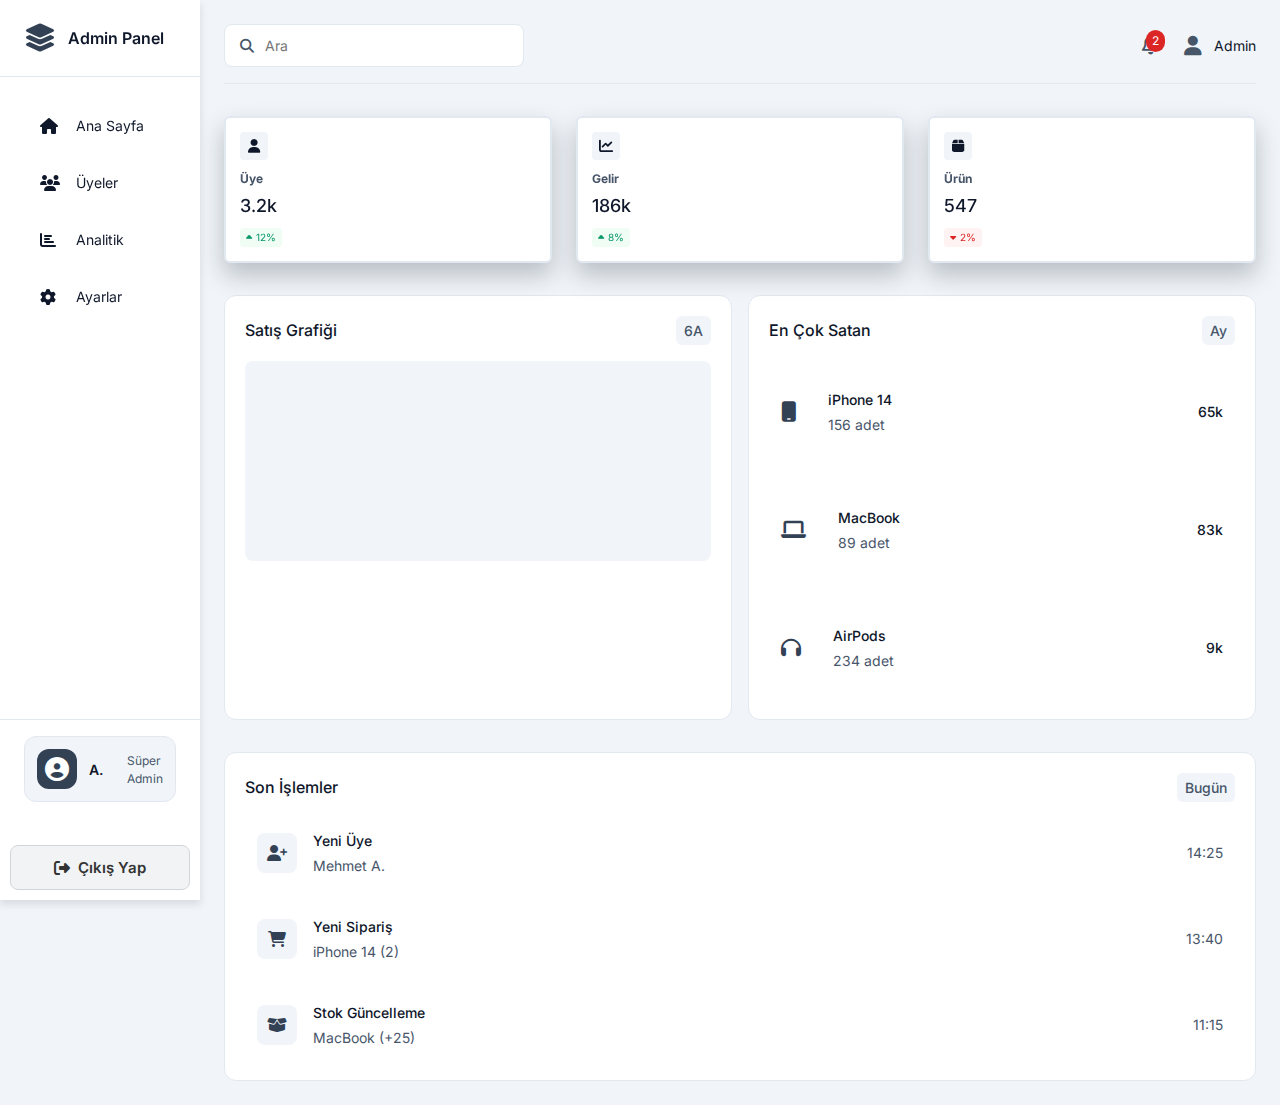
<file: admin-dashboard/index.html>
<!DOCTYPE html>
<html lang="tr">
<head>
    <meta charset="UTF-8">
    <meta name="viewport" content="width=device-width, initial-scale=1.0">
    <title>Ana Sayfa - Panel</title>
    <link rel="stylesheet" href="style.css">
    <link href="https://fonts.googleapis.com/css2?family=Inter:wght@300;400;500&display=swap" rel="stylesheet">
    <link rel="stylesheet" href="https://cdnjs.cloudflare.com/ajax/libs/font-awesome/6.4.0/css/all.min.css">
</head>
<body>
    <div class="container">
        <!-- Sidebar Include -->
        <div id="sidebar-container"></div>

        <main class="main-content">
            <header class="header">
                <div class="search-bar">
                    <input type="text" placeholder="Ara">
                    <i class="fas fa-search"></i>
                </div>
                <div class="user-info">
                    <div class="notifications">
                        <i class="far fa-bell"></i>
                        <span class="badge">2</span>
                    </div>
                    <div class="profile">
                        <i class="fas fa-user"></i>
                        <span>Admin</span>
                    </div>
                </div>
            </header>

            <div class="quick-stats">
                <div class="quick-stat-item">
                    <div class="stat-icon">
                        <i class="fas fa-user"></i>
                    </div>
                    <div class="stat-details">
                        <h4>Üye</h4>
                        <p>3.2k</p>
                        <span class="trend positive">
                            <i class="fas fa-caret-up"></i>12%
                        </span>
                    </div>
                </div>
                <div class="quick-stat-item">
                    <div class="stat-icon">
                        <i class="fas fa-chart-line"></i>
                    </div>
                    <div class="stat-details">
                        <h4>Gelir</h4>
                        <p>186k</p>
                        <span class="trend positive">
                            <i class="fas fa-caret-up"></i>8%
                        </span>
                    </div>
                </div>
                <div class="quick-stat-item">
                    <div class="stat-icon">
                        <i class="fas fa-box"></i>
                    </div>
                    <div class="stat-details">
                        <h4>Ürün</h4>
                        <p>547</p>
                        <span class="trend negative">
                            <i class="fas fa-caret-down"></i>2%
                        </span>
                    </div>
                </div>
            </div>

            <div class="charts-container">
                <div class="chart-card">
                    <h3>
                        Satış Grafiği
                        <span class="period">6A</span>
                    </h3>
                    <div class="chart-placeholder"></div>
                </div>
                <div class="chart-card">
                    <h3>
                        En Çok Satan
                        <span class="period">Ay</span>
                    </h3>
                    <div class="product-list">
                        <div class="product-item">
                            <i class="fas fa-mobile"></i>
                            <div class="product-info">
                                <h4>iPhone 14</h4>
                                <p>156 adet</p>
                            </div>
                            <span class="product-price">65k</span>
                        </div>
                        <div class="product-item">
                            <i class="fas fa-laptop"></i>
                            <div class="product-info">
                                <h4>MacBook</h4>
                                <p>89 adet</p>
                            </div>
                            <span class="product-price">83k</span>
                        </div>
                        <div class="product-item">
                            <i class="fas fa-headphones"></i>
                            <div class="product-info">
                                <h4>AirPods</h4>
                                <p>234 adet</p>
                            </div>
                            <span class="product-price">9k</span>
                        </div>
                    </div>
                </div>
            </div>

            <div class="activities-container">
                <h3>
                    Son İşlemler
                    <span class="period">Bugün</span>
                </h3>
                <div class="activity-list">
                    <div class="activity-item">
                        <div class="activity-icon">
                            <i class="fas fa-user-plus"></i>
                        </div>
                        <div class="activity-info">
                            <h4>Yeni Üye</h4>
                            <p>Mehmet A.</p>
                        </div>
                        <span class="activity-time">14:25</span>
                    </div>
                    <div class="activity-item">
                        <div class="activity-icon">
                            <i class="fas fa-shopping-cart"></i>
                        </div>
                        <div class="activity-info">
                            <h4>Yeni Sipariş</h4>
                            <p>iPhone 14 (2)</p>
                        </div>
                        <span class="activity-time">13:40</span>
                    </div>
                    <div class="activity-item">
                        <div class="activity-icon">
                            <i class="fas fa-box-open"></i>
                        </div>
                        <div class="activity-info">
                            <h4>Stok Güncelleme</h4>
                            <p>MacBook (+25)</p>
                        </div>
                        <span class="activity-time">11:15</span>
                    </div>
                </div>
            </div>

            <div class="content">
                <!-- Tüm header ve cards yapısı kaldırıldı -->
            </div>
        </main>
    </div>

    <!-- Düzenleme Modal -->
    <div class="edit-modal" id="editModal">
        <div class="edit-modal-content">
            <div class="edit-modal-header">
                <h2>Üye Düzenle</h2>
                <button class="edit-modal-close" onclick="closeEditModal()">×</button>
            </div>
            <form class="edit-form" id="editForm" onsubmit="saveChanges(event)">
                <input type="hidden" id="editUserId">
                <div class="form-group">
                    <label for="editName">Ad Soyad</label>
                    <input type="text" id="editName" required>
                </div>
                <div class="form-group">
                    <label for="editEmail">E-posta</label>
                    <input type="email" id="editEmail" required>
                </div>
                <div class="form-group">
                    <label for="editRole">Rol</label>
                    <select id="editRole" required>
                        <option value="admin">Admin</option>
                        <option value="editor">Editör</option>
                        <option value="user">Kullanıcı</option>
                    </select>
                </div>
                <div class="form-group">
                    <label for="editStatus">Durum</label>
                    <select id="editStatus" required>
                        <option value="active">Aktif</option>
                        <option value="inactive">Pasif</option>
                    </select>
                </div>
                <div class="edit-form-buttons">
                    <button type="button" class="btn-cancel" onclick="closeEditModal()">İptal</button>
                    <button type="submit" class="btn-save">Kaydet</button>
                </div>
            </form>
        </div>
    </div>

    <script>
        // Sidebar'ı yükle
        fetch('./components/sidebar.html')
            .then(response => response.text())
            .then(html => {
                document.getElementById('sidebar-container').innerHTML = html;
            })
            .catch(error => {
                console.error('Sidebar yüklenirken hata:', error);
            });
    </script>
    <script src="script.js"></script>
</body>
</html>
</file>
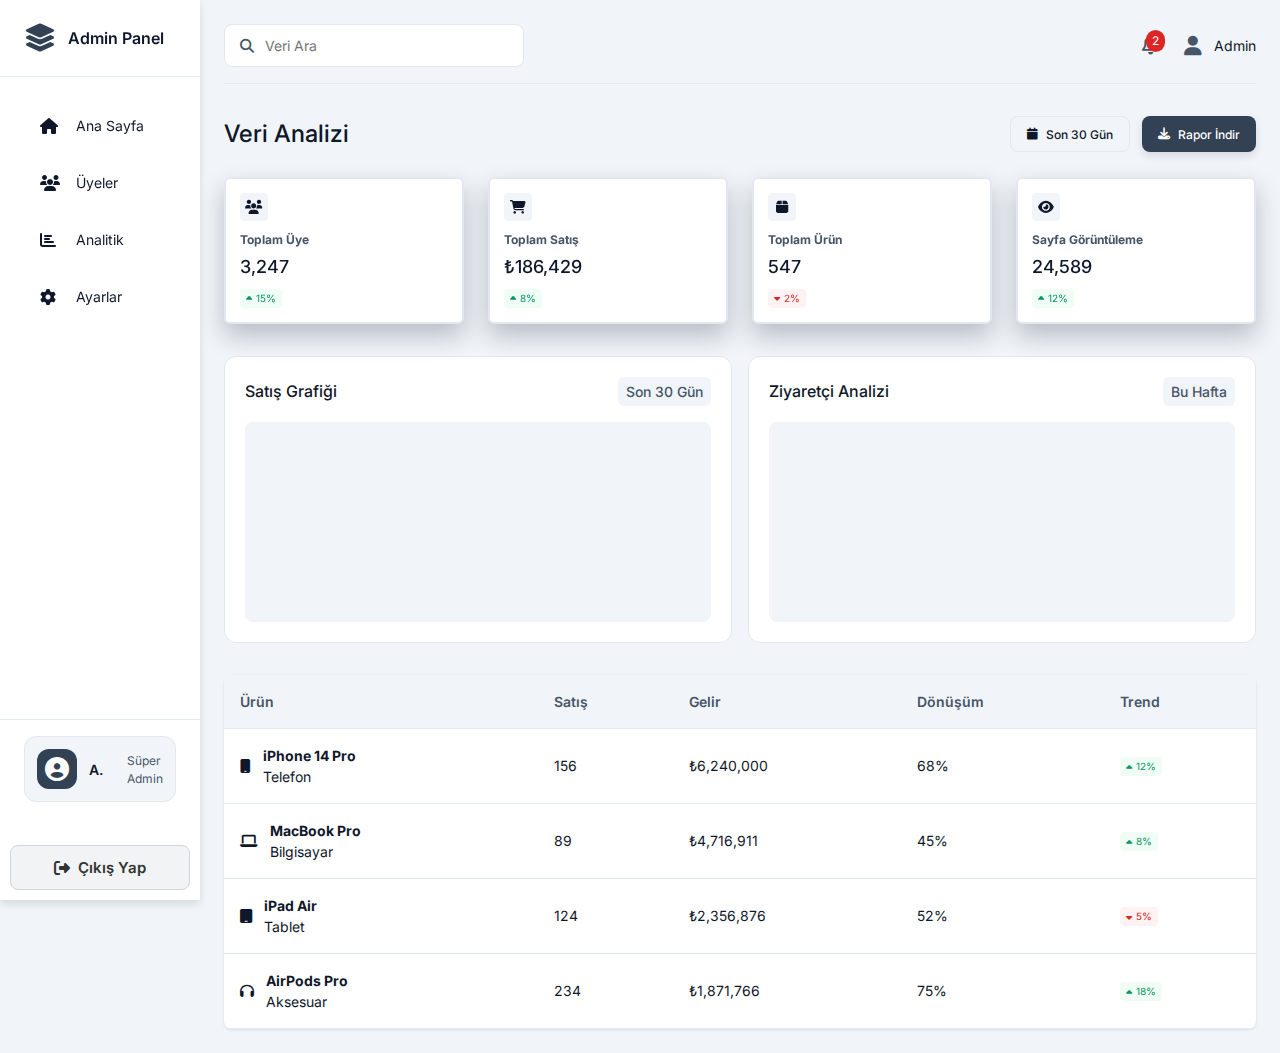
<file: admin-dashboard/analytics.html>
<!DOCTYPE html>
<html lang="tr">
<head>
    <meta charset="UTF-8">
    <meta name="viewport" content="width=device-width, initial-scale=1.0">
    <title>Analitik - Panel</title>
    <link rel="stylesheet" href="style.css">
    <link href="https://fonts.googleapis.com/css2?family=Inter:wght@300;400;500&display=swap" rel="stylesheet">
    <link rel="stylesheet" href="https://cdnjs.cloudflare.com/ajax/libs/font-awesome/6.4.0/css/all.min.css">
</head>
<body>
    <div class="container">
        <!-- Sidebar Include -->
        <div id="sidebar-container"></div>

        <main class="main-content">
            <header class="header">
                <div class="search-bar">
                    <input type="text" placeholder="Veri Ara">
                    <i class="fas fa-search"></i>
                </div>
                <div class="user-info">
                    <div class="notifications">
                        <i class="far fa-bell"></i>
                        <span class="badge">2</span>
                    </div>
                    <div class="profile">
                        <i class="fas fa-user"></i>
                        <span>Admin</span>
                    </div>
                </div>
            </header>

            <div class="page-header">
                <h2>Veri Analizi</h2>
                <div class="header-actions">
                    <button class="filter-button">
                        <i class="fas fa-calendar"></i>
                        <span>Son 30 Gün</span>
                    </button>
                    <button class="add-button">
                        <i class="fas fa-download"></i>
                        <span>Rapor İndir</span>
                    </button>
                </div>
            </div>

            <div class="quick-stats">
                <div class="quick-stat-item">
                    <div class="stat-icon">
                        <i class="fas fa-users"></i>
                    </div>
                    <div class="stat-details">
                        <h4>Toplam Üye</h4>
                        <p>3,247</p>
                        <span class="trend positive">
                            <i class="fas fa-caret-up"></i>15%
                        </span>
                    </div>
                </div>
                <div class="quick-stat-item">
                    <div class="stat-icon">
                        <i class="fas fa-shopping-cart"></i>
                    </div>
                    <div class="stat-details">
                        <h4>Toplam Satış</h4>
                        <p>₺186,429</p>
                        <span class="trend positive">
                            <i class="fas fa-caret-up"></i>8%
                        </span>
                    </div>
                </div>
                <div class="quick-stat-item">
                    <div class="stat-icon">
                        <i class="fas fa-box"></i>
                    </div>
                    <div class="stat-details">
                        <h4>Toplam Ürün</h4>
                        <p>547</p>
                        <span class="trend negative">
                            <i class="fas fa-caret-down"></i>2%
                        </span>
                    </div>
                </div>
                <div class="quick-stat-item">
                    <div class="stat-icon">
                        <i class="fas fa-eye"></i>
                    </div>
                    <div class="stat-details">
                        <h4>Sayfa Görüntüleme</h4>
                        <p>24,589</p>
                        <span class="trend positive">
                            <i class="fas fa-caret-up"></i>12%
                        </span>
                    </div>
                </div>
            </div>

            <div class="charts-container">
                <div class="chart-card">
                    <h3>
                        Satış Grafiği
                        <span class="period">Son 30 Gün</span>
                    </h3>
                    <div class="chart-placeholder"></div>
                </div>
                <div class="chart-card">
                    <h3>
                        Ziyaretçi Analizi
                        <span class="period">Bu Hafta</span>
                    </h3>
                    <div class="chart-placeholder"></div>
                </div>
            </div>

            <div class="table-container">
                <table class="data-table">
                    <thead>
                        <tr>
                            <th>Ürün</th>
                            <th>Satış</th>
                            <th>Gelir</th>
                            <th>Dönüşüm</th>
                            <th>Trend</th>
                        </tr>
                    </thead>
                    <tbody>
                        <tr>
                            <td>
                                <div class="user-cell">
                                    <i class="fas fa-mobile"></i>
                                    <div>
                                        <h4>iPhone 14 Pro</h4>
                                        <span>Telefon</span>
                                    </div>
                                </div>
                            </td>
                            <td>156</td>
                            <td>₺6,240,000</td>
                            <td>68%</td>
                            <td>
                                <span class="trend positive">
                                    <i class="fas fa-caret-up"></i>12%
                                </span>
                            </td>
                        </tr>
                        <tr>
                            <td>
                                <div class="user-cell">
                                    <i class="fas fa-laptop"></i>
                                    <div>
                                        <h4>MacBook Pro</h4>
                                        <span>Bilgisayar</span>
                                    </div>
                                </div>
                            </td>
                            <td>89</td>
                            <td>₺4,716,911</td>
                            <td>45%</td>
                            <td>
                                <span class="trend positive">
                                    <i class="fas fa-caret-up"></i>8%
                                </span>
                            </td>
                        </tr>
                        <tr>
                            <td>
                                <div class="user-cell">
                                    <i class="fas fa-tablet"></i>
                                    <div>
                                        <h4>iPad Air</h4>
                                        <span>Tablet</span>
                                    </div>
                                </div>
                            </td>
                            <td>124</td>
                            <td>₺2,356,876</td>
                            <td>52%</td>
                            <td>
                                <span class="trend negative">
                                    <i class="fas fa-caret-down"></i>5%
                                </span>
                            </td>
                        </tr>
                        <tr>
                            <td>
                                <div class="user-cell">
                                    <i class="fas fa-headphones"></i>
                                    <div>
                                        <h4>AirPods Pro</h4>
                                        <span>Aksesuar</span>
                                    </div>
                                </div>
                            </td>
                            <td>234</td>
                            <td>₺1,871,766</td>
                            <td>75%</td>
                            <td>
                                <span class="trend positive">
                                    <i class="fas fa-caret-up"></i>18%
                                </span>
                            </td>
                        </tr>
                    </tbody>
                </table>
            </div>
        </main>
    </div>

    <script>
        // Sidebar'ı yükle
        fetch('./components/sidebar.html')
            .then(response => response.text())
            .then(html => {
                document.getElementById('sidebar-container').innerHTML = html;
            })
            .catch(error => console.error('Sidebar yüklenirken hata:', error));
    </script>
</body>
</html>
</file>
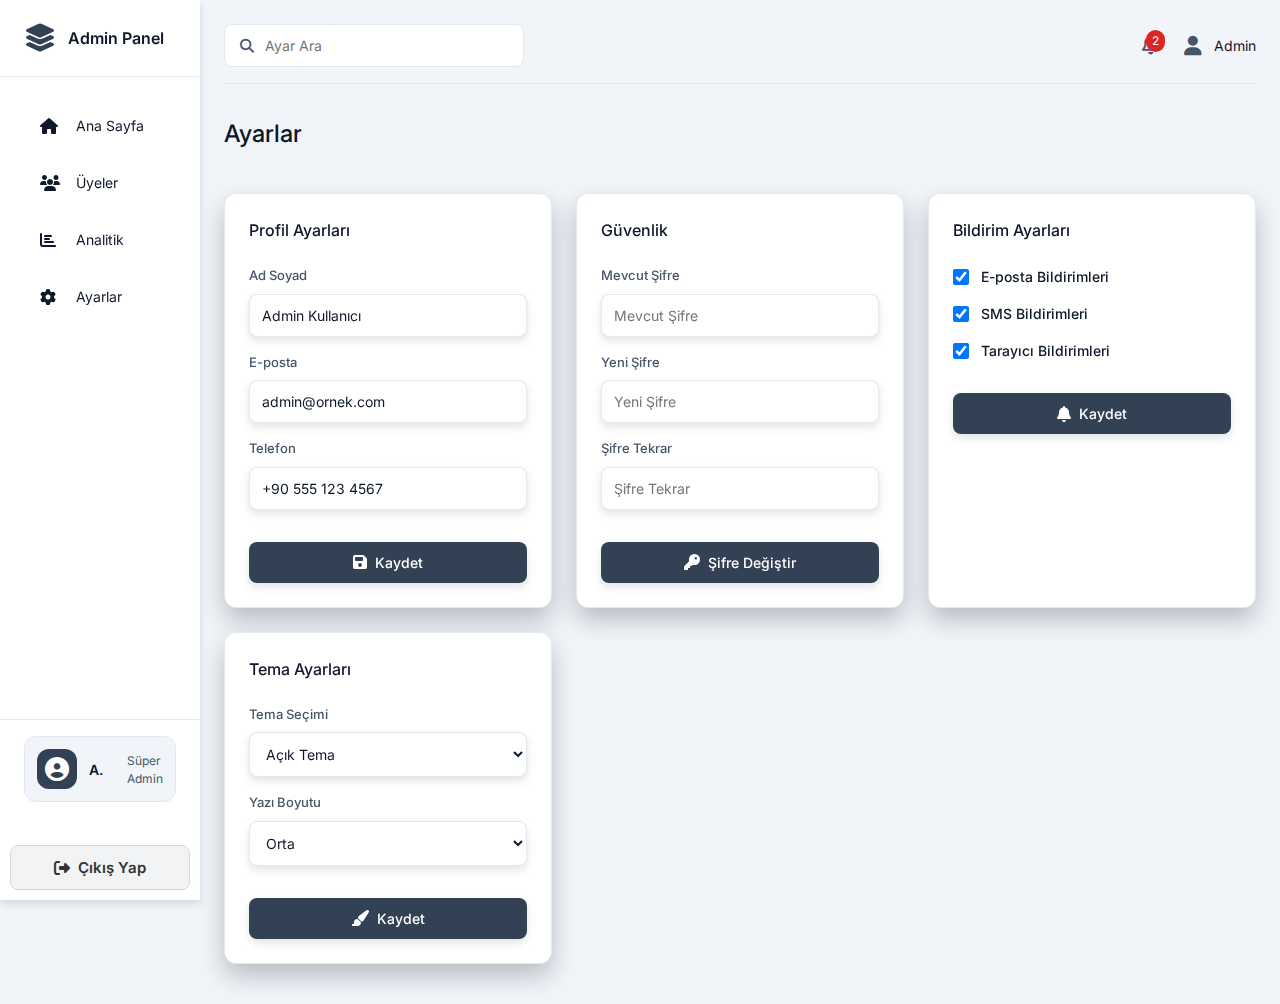
<file: admin-dashboard/settings.html>
<!DOCTYPE html>
<html lang="tr">
<head>
    <meta charset="UTF-8">
    <meta name="viewport" content="width=device-width, initial-scale=1.0">
    <title>Ayarlar - Panel</title>
    <link rel="stylesheet" href="style.css">
    <link href="https://fonts.googleapis.com/css2?family=Inter:wght@300;400;500&display=swap" rel="stylesheet">
    <link rel="stylesheet" href="https://cdnjs.cloudflare.com/ajax/libs/font-awesome/6.4.0/css/all.min.css">
</head>
<body>
    <div class="container">
        <!-- Sidebar Include -->
        <div id="sidebar-container"></div>

        <main class="main-content">
            <header class="header">
                <div class="search-bar">
                    <input type="text" placeholder="Ayar Ara">
                    <i class="fas fa-search"></i>
                </div>
                <div class="user-info">
                    <div class="notifications">
                        <i class="far fa-bell"></i>
                        <span class="badge">2</span>
                    </div>
                    <div class="profile">
                        <i class="fas fa-user"></i>
                        <span>Admin</span>
                    </div>
                </div>
            </header>

            <div class="page-header">
                <h2>Ayarlar</h2>
            </div>

            <div class="settings-container">
                <div class="settings-section">
                    <h3>Profil Ayarları</h3>
                    <div class="settings-form">
                        <div class="form-group">
                            <label>Ad Soyad</label>
                            <input type="text" value="Admin Kullanıcı" placeholder="Ad Soyad">
                        </div>
                        <div class="form-group">
                            <label>E-posta</label>
                            <input type="email" value="admin@ornek.com" placeholder="E-posta">
                        </div>
                        <div class="form-group">
                            <label>Telefon</label>
                            <input type="tel" value="+90 555 123 4567" placeholder="Telefon">
                        </div>
                        <button class="save-button">
                            <i class="fas fa-save"></i>
                            <span>Kaydet</span>
                        </button>
                    </div>
                </div>

                <div class="settings-section">
                    <h3>Güvenlik</h3>
                    <div class="settings-form">
                        <div class="form-group">
                            <label>Mevcut Şifre</label>
                            <input type="password" placeholder="Mevcut Şifre">
                        </div>
                        <div class="form-group">
                            <label>Yeni Şifre</label>
                            <input type="password" placeholder="Yeni Şifre">
                        </div>
                        <div class="form-group">
                            <label>Şifre Tekrar</label>
                            <input type="password" placeholder="Şifre Tekrar">
                        </div>
                        <button class="save-button">
                            <i class="fas fa-key"></i>
                            <span>Şifre Değiştir</span>
                        </button>
                    </div>
                </div>

                <div class="settings-section">
                    <h3>Bildirim Ayarları</h3>
                    <div class="settings-form">
                        <div class="form-group">
                            <label class="checkbox-label">
                                <input type="checkbox" checked>
                                <span>E-posta Bildirimleri</span>
                            </label>
                        </div>
                        <div class="form-group">
                            <label class="checkbox-label">
                                <input type="checkbox" checked>
                                <span>SMS Bildirimleri</span>
                            </label>
                        </div>
                        <div class="form-group">
                            <label class="checkbox-label">
                                <input type="checkbox" checked>
                                <span>Tarayıcı Bildirimleri</span>
                            </label>
                        </div>
                        <button class="save-button">
                            <i class="fas fa-bell"></i>
                            <span>Kaydet</span>
                        </button>
                    </div>
                </div>

                <div class="settings-section">
                    <h3>Tema Ayarları</h3>
                    <div class="settings-form">
                        <div class="form-group">
                            <label>Tema Seçimi</label>
                            <select>
                                <option value="light">Açık Tema</option>
                                <option value="dark">Koyu Tema</option>
                                <option value="system">Sistem Teması</option>
                            </select>
                        </div>
                        <div class="form-group">
                            <label>Yazı Boyutu</label>
                            <select>
                                <option value="small">Küçük</option>
                                <option value="medium" selected>Orta</option>
                                <option value="large">Büyük</option>
                            </select>
                        </div>
                        <button class="save-button">
                            <i class="fas fa-paint-brush"></i>
                            <span>Kaydet</span>
                        </button>
                    </div>
                </div>
            </div>
        </main>
    </div>

    <script>
        // Sidebar'ı yükle
        fetch('./components/sidebar.html')
            .then(response => response.text())
            .then(html => {
                document.getElementById('sidebar-container').innerHTML = html;
            })
            .catch(error => console.error('Sidebar yüklenirken hata:', error));
    </script>
</body>
</html>
</file>
<file: admin-dashboard/style.css>
/* Reset ve Genel Stiller */
* {
    margin: 0;
    padding: 0;
    box-sizing: border-box;
    font-family: 'Inter', sans-serif;
}

:root {
    --primary-color: #334155;
    --secondary-color: #475569;
    --text-color: #0f172a;
    --text-secondary: #475569;
    --bg-color: #f1f5f9;
    --card-bg: #ffffff;
    --sidebar-width: 200px;
    --sidebar-bg: #f8fafc;
    --success-color: #059669;
    --danger-color: #dc2626;
    --warning-color: #d97706;
    --info-color: #2563eb;
    --border-color: #e2e8f0;
    --hover-color: #f1f5f9;
    --shadow-sm: 0 4px 8px rgba(15, 23, 42, 0.12);
    --shadow-md: 0 8px 16px rgba(15, 23, 42, 0.18);
    --shadow-lg: 0 12px 24px rgba(15, 23, 42, 0.25);
    --card-border: 1px solid rgba(226, 232, 240, 0.9);
    --font-xs: 0.75rem;    /* 12px */
    --font-sm: 0.813rem;   /* 13px */
    --font-base: 0.875rem; /* 14px */
    --font-lg: 1rem;       /* 16px */
    --font-xl: 1.125rem;   /* 18px */
    --font-2xl: 1.25rem;   /* 20px */
}

body {
    background-color: var(--bg-color);
    color: var(--text-color);
    min-height: 100vh;
    line-height: 1.5;
    font-size: var(--font-base);
}

.container {
    display: flex;
    min-height: 100vh;
}

/* Sidebar Temel Stili */
.sidebar {
    position: fixed;
    left: 0;
    top: 0;
    height: 100vh;
    width: var(--sidebar-width);
    background: var(--card-bg);
    padding: 0;
    box-shadow: var(--shadow-sm);
    display: flex;
    flex-direction: column;
    z-index: 1;
    transition: all 0.3s ease;
    overflow: hidden;
}

/* Logo Container */
.logo-container {
    padding: 1.5rem;
    display: flex;
    align-items: center;
    gap: 0.75rem;
    border-bottom: 1px solid var(--border-color);
}

.logo-container i {
    font-size: 1.75rem;
    color: var(--primary-color);
}

.logo-container span {
    font-size: var(--font-lg);
    font-weight: 600;
    color: var(--text-color);
}

/* Menü Öğeleri */
.menu-items {
    flex: 1;
    overflow-y: auto;
    padding: 1.5rem;
    padding-bottom: 160px; /* Alt profil ve logout için daha az boşluk */
}

.nav-links {
    list-style: none;
    padding: 0;
    margin: 0;
}

.nav-links li {
    margin-bottom: 0.5rem;
}

.nav-links li a {
    display: flex;
    align-items: center;
    padding: 0.875rem 1rem;
    color: var(--text-color);
    text-decoration: none;
    border-radius: 0.5rem;
    transition: all 0.3s ease;
}

.nav-links li a i {
    width: 1.5rem;
    font-size: var(--font-lg);
    margin-right: 0.75rem;
    transition: all 0.3s ease;
}

.nav-links li a:hover {
    background: var(--hover-color);
    color: var(--primary-color);
    transform: translateX(5px);
}

.nav-links li a:hover i {
    transform: scale(1.1);
    color: var(--primary-color);
}

/* Alt Profil Bölümü */
.bottom-profile {
    position: absolute;
    bottom: 70px;
    left: 0;
    width: 100%;
    background: var(--card-bg);
    padding: 1rem 1.5rem;
    border-top: 1px solid var(--border-color);
    z-index: 1;
}

.user-profile {
    display: flex;
    align-items: center;
    gap: 0.75rem;
    padding: 0.75rem;
    margin-bottom: 0.75rem;
    border-radius: 0.75rem;
    background: var(--bg-color);
    border: 1px solid var(--border-color);
    pointer-events: none;
}

.user-avatar {
    width: 40px;
    height: 40px;
    min-width: 40px;
    border-radius: 12px;
    background: var(--primary-color);
    display: flex;
    align-items: center;
    justify-content: center;
}

.user-avatar i {
    font-size: 1.5rem;
    color: white;
}

.user-info {
 
    min-width: 0;
}

.user-name {
    font-size: var(--font-base);
    font-weight: 600;
    color: var(--text-color);
    margin: 0;
    white-space: nowrap;
    overflow: hidden;
    text-overflow: ellipsis;
}

.user-title {
    font-size: var(--font-xs);
    color: var(--text-secondary);
    display: block;
    margin-top: 0.125rem;
}

/* Çıkış Butonu */
.logout-btn {
    width: 100%;
    display: flex;
    align-items: center;
    justify-content: center;
    gap: 0.75rem;
    padding: 0.625rem;
    background: white;
    border: 1px solid var(--border-color);
    border-radius: 0.5rem;
    color: var(--danger-color);
    font-size: var(--font-sm);
    font-weight: 500;
    cursor: pointer;
    transition: all 0.3s cubic-bezier(0.4, 0, 0.2, 1);
}

.logout-btn i {
    font-size: var(--font-lg);
    transition: transform 0.3s ease;
}

.logout-btn:hover {
    background: var(--danger-color);
    color: white;
    border-color: var(--danger-color);
    transform: translateY(-2px);
    box-shadow: 0 4px 12px rgba(220, 38, 38, 0.2);
}

.logout-btn:hover i {
    transform: rotate(90deg);
}

.logout-btn:active {
    transform: translateY(0);
}

/* Responsive Tasarım */
@media (max-width: 768px) {
    .sidebar {
        width: 64px;
    }

    .logo-container {
        padding: 1rem;
        justify-content: center;
    }

    .logo-container span {
        display: none;
    }

    .menu-items {
        padding: 1rem;
        padding-bottom: 100px;
    }

    .nav-links li a {
        justify-content: center;
        padding: 0.75rem;
    }

    .nav-links li a span {
        display: none;
    }

    .nav-links li a i {
        margin: 0;
        font-size: 1.25rem;
    }

    .bottom-profile {
        padding: 0.75rem;
    }

    .user-profile {
        padding: 0.5rem;
        justify-content: center;
    }

    .user-avatar {
        width: 32px;
        height: 32px;
        min-width: 32px;
    }

    .user-info {
        display: none;
    }

    .logout-btn {
        padding: 0.5rem;
    }

    .logout-btn span {
        display: none;
    }

    .logout-btn i {
        margin: 0;
        font-size: 1.25rem;
    }
}

.home-section {
    position: relative;
    background: #f5f5f5;
    min-height: 100vh;
    width: calc(100% - 240px);
    left: 240px;
    transition: all 0.5s ease;
}

.sidebar.active ~ .home-section {
    width: calc(100% - 60px);
    left: 60px;
}

.nav-list {
    list-style: none;
    padding: 0;
    margin: 0;
}

.nav-list li {
    margin-bottom: 5px;
}

.nav-list li a {
    display: flex;
    align-items: center;
    padding: 12px;
    color: #333;
    text-decoration: none;
    border-radius: 5px;
    transition: all 0.3s;
}

.nav-list li a:hover {
    background: #f5f5f5;
}

.nav-list li a i {
    width: 25px;
    font-size: 18px;
}

.nav-list li a span {
    margin-left: 10px;
}


/* Ana İçerik */
.main-content {
    margin-left: var(--sidebar-width);
    padding: 1.5rem;
    width: calc(100% - var(--sidebar-width));
    transition: all 0.3s ease;
}

@media (max-width: 768px) {
    .main-content {
        margin-left: 64px;
        width: calc(100% - 64px);
    }
}

@media (max-width: 480px) {
    .main-content {
        margin-left: 56px;
        width: calc(100% - 56px);
    }
}

@media (max-width: 360px) {
    .main-content {
        margin-left: 48px;
        width: calc(100% - 48px);
    }
}

/* Main Content Stili */
.header {
    display: flex;
    justify-content: space-between;
    align-items: center;
    margin-bottom: 2rem;
    padding-bottom: 1rem;
    border-bottom: 1px solid var(--border-color);
}

.search-bar {
    position: relative;
    width: 300px;
}

.search-bar input {
    width: 100%;
    padding: 0.75rem 1rem;
    padding-left: 2.5rem;
    border: 1px solid var(--border-color);
    border-radius: 0.5rem;
    background-color: white;
    font-size: 0.875rem;
}

.search-bar i {
    position: absolute;
    left: 1rem;
    top: 50%;
    transform: translateY(-50%);
    color: var(--text-secondary);
}

.user-info {
    display: flex;
    align-items: center;
    gap: 1.5rem;
}

.notifications {
    position: relative;
    cursor: pointer;
}

.notifications i {
    font-size: 1.25rem;
    color: var(--text-secondary);
}

.badge {
    position: absolute;
    top: -5px;
    right: -5px;
    background-color: var(--danger-color);
    color: white;
    font-size: 0.75rem;
    padding: 0.125rem 0.375rem;
    border-radius: 1rem;
}

.profile {
    display: flex;
    align-items: center;
    gap: 0.75rem;
    cursor: pointer;
}

.profile i {
    font-size: 1.25rem;
    color: var(--text-secondary);
}

/* Stats Cards Stili */
.stats-container {
    display: grid;
    grid-template-columns: repeat(auto-fit, minmax(240px, 1fr));
    gap: 24px;
    margin-bottom: 30px;
}

.stat-card {
    background: var(--card-bg);
    border-radius: 16px;
    padding: 24px;
    border: 1px solid var(--border-color);
    transition: all 0.3s ease;
}

.stat-card:hover {
    transform: translateY(-4px);
    box-shadow: 0 10px 20px rgba(0, 0, 0, 0.05);
}

.stat-info h3 {
    font-size: 1rem;
    color: var(--text-secondary);
    margin-bottom: 12px;
    font-weight: 500;
}

.stat-info p {
    font-size: 1.75rem;
    font-weight: 600;
    margin-bottom: 12px;
    color: var(--text-color);
}

.trend {
    font-size: 0.625rem;
    padding: 0.125rem 0.375rem;
    border-radius: 0.25rem;
    display: inline-flex;
    align-items: center;
    gap: 0.25rem;
}

.trend.positive {
    background: #f0fdf4;
    color: var(--success-color);
}

.trend.negative {
    background: #fef2f2;
    color: var(--danger-color);
}

/* Charts Container Stili */
.charts-container {
    display: grid;
    grid-template-columns: repeat(auto-fit, minmax(300px, 1fr));
    gap: 1.5rem;
    margin-bottom: 2rem;
}

.chart-card {
    background-color: white;
    border: 1px solid var(--border-color);
    border-radius: 0.75rem;
    padding: 1.25rem;
}

.chart-card h3 {
    display: flex;
    justify-content: space-between;
    align-items: center;
    margin-bottom: 1rem;
    font-size: 1rem;
    font-weight: 500;
}

.period {
    font-size: 0.875rem;
    color: var(--text-secondary);
    padding: 0.25rem 0.5rem;
    background-color: var(--hover-color);
    border-radius: 0.375rem;
}

/* Bar Chart Stili */
.chart-placeholder {
    width: 100%;
    height: 200px;
    background-color: var(--hover-color);
    border-radius: 0.5rem;
}

.bar {
    background: var(--primary-color);
    opacity: 0.8;
    border-radius: 4px 4px 0 0;
    transition: all 0.2s ease;
}

.bar:hover {
    opacity: 1;
}

/* Product List Stili */
.product-list {
    display: flex;
    flex-direction: column;
    gap: 1rem;
}

.product-item {
    display: flex;
    align-items: center;
    gap: 1rem;
    padding: 0.75rem;
    border-radius: 0.5rem;
    transition: background-color 0.2s ease;
}

.product-item:hover {
    background-color: var(--hover-color);
}

.product-item i {
    font-size: 1.25rem;
    color: var(--primary-color);
}

.product-info {
    flex: 1;
}

.product-info h4 {
    font-size: 0.875rem;
    font-weight: 500;
    margin-bottom: 0.25rem;
}

.product-info p {
    font-size: 0.875rem;
    color: var(--text-secondary);
}

.product-price {
    font-size: 0.875rem;
    font-weight: 500;
}

/* Activities Container Stili */
.activities-container {
    background-color: white;
    border: 1px solid var(--border-color);
    border-radius: 0.75rem;
    padding: 1.25rem;
}

.activities-container h3 {
    display: flex;
    justify-content: space-between;
    align-items: center;
    margin-bottom: 1rem;
    font-size: 1rem;
    font-weight: 500;
}

.activity-list {
    display: flex;
    flex-direction: column;
    gap: 1rem;
}

.activity-item {
    display: flex;
    align-items: center;
    gap: 1rem;
    padding: 0.75rem;
    border-radius: 0.5rem;
    transition: background-color 0.2s ease;
}

.activity-item:hover {
    background-color: var(--hover-color);
}

.activity-icon {
    width: 2.5rem;
    height: 2.5rem;
    display: flex;
    align-items: center;
    justify-content: center;
    background-color: var(--hover-color);
    border-radius: 0.5rem;
}

.activity-icon i {
    font-size: 1rem;
    color: var(--primary-color);
}

.activity-info {
    flex: 1;
}

.activity-info h4 {
    font-size: 0.875rem;
    font-weight: 500;
    margin-bottom: 0.25rem;
}

.activity-info p {
    font-size: 0.875rem;
    color: var(--text-secondary);
}

.activity-time {
    font-size: 0.875rem;
    color: var(--text-secondary);
}

/* Animasyonlar */
@keyframes fadeIn {
    from {
        opacity: 0;
        transform: translateY(10px);
    }
    to {
        opacity: 1;
        transform: translateY(0);
    }
}

.quick-stat-item, .chart-card, .activity-item {
    animation: fadeIn 0.3s ease-out forwards;
}

/* Global Responsive Tasarım */
@media (max-width: 1280px) {
    .container {
        width: 100%;
        overflow-x: hidden;
    }

    .main-content {
        width: calc(100% - var(--sidebar-width));
    }

    /* Dashboard Grid Düzeni */
    .quick-stats, 
    .charts-container,
    .settings-container,
    .products-grid {
        grid-template-columns: repeat(2, 1fr);
        gap: 1rem;
    }

    /* Tablo Düzeni */
    .table-container {
        margin: 0;
        border-radius: 0;
    }

    .data-table {
        min-width: 800px;
    }
}

@media (max-width: 1024px) {
    :root {
        --sidebar-width: 180px;
    }

    .main-content {
        width: calc(100% - 180px);
        padding: 1rem;
    }

    /* Dashboard Kartları */
    .quick-stat-item {
        padding: 1rem;
    }

    /* Grafik Kartları */
    .chart-card {
        padding: 1rem;
    }

    /* Ürün Kartları */
    .products-grid {
        grid-template-columns: repeat(2, 1fr);
    }

    /* Ayarlar Sayfası */
    .settings-container {
        grid-template-columns: 1fr;
    }

    /* Modal Boyutu */
    .modal-content {
        width: 90%;
        margin: 1rem;
    }
}

@media (max-width: 768px) {
    :root {
        --sidebar-width: 64px;
    }

    body {
        font-size: var(--font-sm);
    }

    /* Sidebar */
    .sidebar {
        width: 64px;
        padding: 1rem 0.5rem;
        z-index: 100;
    }

    .logo-container {
        justify-content: center;
        padding: 1rem 0;
    }

    .logo-container span {
        display: none;
    }

    .logo-container i {
        font-size: 1.5rem;
    }

    .nav-links span,
    .profile-details,
    .logout-btn span {
        display: none;
    }

    /* Ana İçerik */
    .main-content {
        width: calc(100% - 64px);
        margin-left: 64px;
        padding: 1rem;
    }

    /* Header Düzeni */
    .header {
        flex-direction: column;
        gap: 1rem;
    }

    .search-bar {
        width: 100%;
    }

    /* Dashboard Grid */
    .quick-stats,
    .charts-container,
    .settings-container,
    .products-grid {
        grid-template-columns: 1fr;
        gap: 1rem;
    }

    /* Tablo Responsive */
    .table-container {
        margin: 0;
        padding: 0;
        border-radius: 0;
        overflow-x: auto;
        -webkit-overflow-scrolling: touch;
    }

    .data-table {
        width: 100%;
        min-width: 600px; /* Minimum tablo genişliği */
        font-size: var(--font-xs);
    }

    .data-table th,
    .data-table td {
        padding: 0.5rem;
        white-space: nowrap;
    }

    .user-cell {
        gap: 0.5rem;
    }

    .user-cell img {
        width: 1.5rem;
        height: 1.5rem;
    }

    .user-cell h4 {
        font-size: var(--font-xs);
    }

    .user-cell p {
        font-size: var(--font-xs);
    }

    .badge-role,
    .badge-status {
        padding: 0.25rem 0.375rem;
        font-size: var(--font-xs);
    }

    .actions {
        display: flex;
        gap: 0.25rem;
    }

    .action-btn {
        padding: 0.25rem 0.5rem;
        font-size: var(--font-xs);
    }

    .action-btn i {
        font-size: var(--font-xs);
    }

    /* İşlem Butonları */
    .actions {
        justify-content: flex-end;
        padding: 0.5rem 1rem;
        gap: 1rem;
    }

    .action-btn {
        padding: 0.5rem 1rem;
        border: 1px solid var(--border-color);
        border-radius: 0.375rem;
        background: white;
        font-size: var(--font-sm);
    }

    .action-btn.edit-btn {
        color: var(--info-color);
    }

    .action-btn.delete-btn {
        color: var(--danger-color);
    }

    /* Form Elemanları */
    .form-group input,
    .form-group select,
    .btn-add,
    .filter-button {
        width: 100%;
    }

    /* Modal */
    .modal-content {
        width: 95%;
        margin: 0.5rem;
    }
}

@media (max-width: 480px) {
    :root {
        --sidebar-width: 56px;
    }

    /* Sidebar */
    .sidebar {
        width: 56px;
        padding: 0.75rem 0.375rem;
    }

    /* Ana İçerik */
    .main-content {
        width: calc(100% - 56px);
        margin-left: 56px;
        padding: 0.75rem;
    }

    /* Header */
    .header-title h1 {
        font-size: var(--font-lg);
    }

    .header-title p {
        font-size: var(--font-xs);
    }

    /* Kartlar */
    .quick-stat-item,
    .chart-card,
    .settings-section {
        padding: 0.75rem;
    }

    /* Butonlar */
    .btn-add,
    .filter-button,
    .add-button {
        height: 2rem;
        padding: 0 0.75rem;
        font-size: var(--font-xs);
    }

    /* Tablo */
    .data-table td {
        padding: 0.625rem 0.75rem;
        font-size: var(--font-xs);
    }

    /* Kullanıcı Hücresi */
    .user-cell img {
        width: 1.75rem;
        height: 1.75rem;
    }

    /* Rozetler */
    .badge-role,
    .badge-status {
        padding: 0.25rem 0.375rem;
        font-size: var(--font-xs);
    }

    .data-table {
        min-width: 500px;
        font-size: calc(var(--font-xs) - 1px);
    }

    .action-btn {
        padding: 0.25rem 0.375rem;
    }
}

@media (max-width: 360px) {
    :root {
        --sidebar-width: 48px;
    }

    /* Sidebar */
    .sidebar {
        width: 48px;
        padding: 0.5rem 0.25rem;
    }

    /* Ana İçerik */
    .main-content {
        width: calc(100% - 48px);
        margin-left: 48px;
        padding: 0.5rem;
    }

    /* Tablo */
    .data-table td {
        padding: 0.5rem 0.375rem;
        font-size: 0.625rem;
    }

    /* Kullanıcı Hücresi */
    .user-cell {
        gap: 0.375rem;
    }

    .user-cell img {
        width: 1.5rem;
        height: 1.5rem;
    }

    /* Butonlar */
    .btn-add,
    .filter-button,
    .add-button {
        height: 1.75rem;
        padding: 0 0.625rem;
        font-size: 0.625rem;
    }
}

/* Tablet Yatay Görünüm */
@media (min-width: 769px) and (max-width: 1024px) and (orientation: landscape) {
    .quick-stats,
    .charts-container {
        grid-template-columns: repeat(2, 1fr);
    }

    .products-grid {
        grid-template-columns: repeat(3, 1fr);
    }

    .settings-container {
        grid-template-columns: repeat(2, 1fr);
    }
}

/* Yüksek Çözünürlüklü Ekranlar */
@media (min-width: 1921px) {
    .container {
        max-width: 1920px;
        margin: 0 auto;
    }

    .sidebar {
        width: calc(var(--sidebar-width) + 2rem);
    }

    .main-content {
        margin-left: calc(var(--sidebar-width) + 2rem);
    }
}

/* Touch Cihazlar */
@media (hover: none) {
    .nav-links a:hover,
    .btn-add:hover,
    .filter-button:hover,
    .action-btn:hover,
    .btn-primary:hover,
    .btn-secondary:hover {
        transform: none;
    }

    .table-container {
        -webkit-overflow-scrolling: touch;
    }

    .quick-stat-item:hover,
    .chart-card:hover,
    .product-card:hover {
        transform: none;
    }
}

/* Page Header Stili */
.page-header {
    display: flex;
    justify-content: space-between;
    align-items: center;
    margin-bottom: 25px;
}

.page-header h2 {
    font-size: 1.5rem;
    color: var(--text-color);
    font-weight: 500;
}

.add-button, .filter-button {
    padding: 10px 20px;
    border-radius: 8px;
    font-weight: 600;
    transition: all 0.3s ease;
}

.add-button {
    background-color: var(--primary-color);
    color: white;
    box-shadow: var(--shadow-sm);
}

.add-button:hover {
    background-color: var(--secondary-color);
    box-shadow: var(--shadow-lg);
    transform: translateY(-2px);
}

.filter-button {
    background: var(--bg-color);
    color: var(--text-color);
}

.filter-button:hover {
    background: var(--hover-color);
    color: var(--primary-color);
}

/* Tablo Container */
.table-container {
    width: 100%;
    background: white;
    border-radius: 0.5rem;
    box-shadow: var(--shadow-sm);
    overflow-x: auto;
    position: relative;
    z-index: 2;
}

.data-table {
    width: 100%;
    border-collapse: collapse;
}

.data-table th,
.data-table td {
    padding: 1rem;
    text-align: left;
    border-bottom: 1px solid var(--border-color);
    font-size: var(--font-base);
}

.data-table th {
    background: var(--bg-color);
    font-weight: 600;
    color: var(--text-secondary);
}

/* İşlem Butonları */
.actions {
    display: flex;
    align-items: center;
    gap: 0.5rem;
}

.action-btn {
    display: inline-flex;
    align-items: center;
    justify-content: center;
    gap: 0.5rem;
    padding: 0.5rem 1rem;
    border-radius: 0.5rem;
    font-size: var(--font-sm);
    font-weight: 500;
    cursor: pointer;
    transition: all 0.3s ease;
    min-width: auto;
    border: 1px solid transparent;
    position: relative;
    overflow: hidden;
}

.action-btn i {
    font-size: 1rem;
    transition: transform 0.3s ease;
}

.action-btn.edit-btn {
    background-color: #eef2ff;
    color: #4f46e5;
    border-color: #4f46e5;
}

.action-btn.delete-btn {
    background-color: #fef2f2;
    color: #dc2626;
    border-color: #dc2626;
}

.action-btn.edit-btn:hover {
    background-color: #4f46e5;
    color: white;
    transform: translateY(-3px);
    box-shadow: 0 5px 15px rgba(79, 70, 229, 0.4);
}

.action-btn.edit-btn:hover i {
    transform: rotate(90deg);
}

.action-btn.delete-btn:hover {
    background-color: #dc2626;
    color: white;
    transform: translateY(-3px);
    box-shadow: 0 5px 15px rgba(220, 38, 38, 0.4);
}

.action-btn.delete-btn:hover i {
    transform: rotate(-15deg);
}

.action-btn::before {
    content: '';
    position: absolute;
    top: 50%;
    left: 50%;
    width: 0;
    height: 0;
    background: radial-gradient(circle, rgba(255,255,255,0.3) 0%, rgba(255,255,255,0) 70%);
    transform: translate(-50%, -50%);
    transition: width 0.5s ease, height 0.5s ease;
    border-radius: 50%;
    pointer-events: none;
}

.action-btn:hover::before {
    width: 200px;
    height: 200px;
}

/* Mobil Görünüm */
@media (max-width: 768px) {
    .action-btn {
        min-width: 100px;
        padding: 0.625rem 1rem;
        font-size: var(--font-sm);
    }

    .action-btn i {
        font-size: 1rem;
    }
}

@media (max-width: 480px) {
    .action-btn {
        min-width: 90px;
        padding: 0.5rem 0.875rem;
        font-size: var(--font-xs);
    }

    .actions {
        gap: 0.5rem;
    }
}

/* Touch cihazlar için hover efektleri */
@media (hover: none) {
    .action-btn:hover {
        transform: none;
        box-shadow: none;
    }

    .action-btn:hover::before {
        width: 0;
        height: 0;
    }

    .action-btn i:hover {
        transform: none;
    }
}

/* Üyeler tablosu özel stilleri */
.members-table .status-cell {
    text-align: center;
}

.members-table .role-cell {
    text-align: center;
}

/* Ürünler Sayfası Stilleri */
.products-grid {
    display: grid;
    grid-template-columns: repeat(auto-fill, minmax(240px, 1fr));
    gap: 1.25rem;
    padding: 0.5rem;
}

.product-card {
    background: var(--card-bg);
    border-radius: 0.75rem;
    border: 1px solid var(--border-color);
    overflow: hidden;
    transition: all 0.2s ease;
}

.product-card:hover {
    transform: translateY(-2px);
    border-color: var(--primary-color);
}

.product-image {
    position: relative;
    width: 100%;
    height: 180px;
    overflow: hidden;
}

.product-image img {
    width: 100%;
    height: 100%;
    object-fit: cover;
}

.stock-badge {
    position: absolute;
    top: 0.75rem;
    right: 0.75rem;
    padding: 0.25rem 0.5rem;
    border-radius: 0.375rem;
    font-size: 0.75rem;
    font-weight: 500;
    background: rgba(255, 255, 255, 0.9);
    backdrop-filter: blur(4px);
}

.in-stock {
    color: var(--success-color);
}

.low-stock {
    color: var(--warning-color);
}

.out-of-stock {
    color: var(--danger-color);
}

.product-info {
    padding: 1rem;
}

.product-info h3 {
    font-size: 0.875rem;
    font-weight: 500;
    color: var(--text-color);
    margin-bottom: 0.25rem;
}

.product-category {
    font-size: 0.75rem;
    color: var(--text-secondary);
    margin-bottom: 0.75rem;
}

.product-stats {
    display: flex;
    justify-content: space-between;
    align-items: center;
}

.price {
    font-size: 0.875rem;
    font-weight: 500;
    color: var(--primary-color);
}

.stock {
    font-size: 0.75rem;
    color: var(--text-secondary);
}

.header-actions {
    display: flex;
    gap: 0.75rem;
}

.filter-button, .add-button {
    height: 2.25rem;
    padding: 0 1rem;
    border-radius: 0.5rem;
    font-size: var(--font-xs);
    font-weight: 500;
    display: flex;
    align-items: center;
    gap: 0.5rem;
    transition: all 0.2s ease;
}

.filter-button {
    background: var(--bg-color);
    color: var(--text-color);
    border: 1px solid var(--border-color);
}

.filter-button:hover {
    background: var(--hover-color);
    border-color: var(--primary-color);
    color: var(--primary-color);
    transform: translateY(-2px);
}

.add-button {
    background-color: var(--primary-color);
    color: white;
    border: none;
    box-shadow: var(--shadow-sm);
}

.add-button:hover {
    background-color: var(--secondary-color);
    box-shadow: var(--shadow-lg);
    transform: translateY(-2px);
}

/* Responsive Tasarım */
@media (max-width: 768px) {
    .products-grid {
        grid-template-columns: repeat(auto-fill, minmax(240px, 1fr));
        gap: 1rem;
    }

    .header-actions {
        flex-direction: column;
    }
}

/* Yeni Özellikler */
.quick-stats {
    display: grid;
    grid-template-columns: repeat(auto-fit, minmax(240px, 1fr));
    gap: 1.5rem;
    margin-bottom: 2rem;
}

.quick-stat-item {
    padding: 0.875rem;
    border-radius: 0.375rem;
    background: var(--card-bg);
    border: 2px solid var(--border-color);
    box-shadow: var(--shadow-lg);
    backdrop-filter: blur(20px);
    transition: all 0.3s ease;
}

.quick-stat-item:hover {
    transform: translateY(-3px);
    box-shadow: 0 16px 32px rgba(15, 23, 42, 0.3);
}

.stat-icon {
    width: 1.75rem;
    height: 1.75rem;
    border-radius: 0.25rem;
    display: flex;
    align-items: center;
    justify-content: center;
    font-size: 0.875rem;
    color: var(--text-color);
    background: var(--bg-color);
    margin-bottom: 0.625rem;
}

.stat-details h4 {
    font-size: 0.75rem;
    color: var(--text-secondary);
    margin-bottom: 0.25rem;
}

.stat-details p {
    font-size: 1.125rem;
    font-weight: 500;
    color: var(--text-color);
    margin-bottom: 0.375rem;
}

/* Ayarlar Sayfası Stilleri */
.settings-container {
    display: grid;
    grid-template-columns: repeat(auto-fit, minmax(300px, 1fr));
    gap: 1.5rem;
    padding: 1rem 0;
}

.settings-section {
    background: var(--card-bg);
    border: 1px solid var(--border-color);
    border-radius: 0.75rem;
    padding: 1.5rem;
    box-shadow: var(--shadow-lg);
    backdrop-filter: blur(20px);
}

.settings-section h3 {
    font-size: 1rem;
    font-weight: 500;
    color: var(--text-color);
    margin-bottom: 1.5rem;
}

.settings-form {
    display: flex;
    flex-direction: column;
    gap: 1rem;
}

.form-group {
    display: flex;
    flex-direction: column;
    gap: 0.5rem;
}

.form-group label {
    font-size: 0.875rem;
    color: var(--text-secondary);
}

.form-group input[type="text"],
.form-group input[type="email"],
.form-group input[type="tel"],
.form-group input[type="password"],
.form-group select {
    padding: 0.75rem;
    border: var(--card-border);
    border-radius: 0.5rem;
    font-size: 0.875rem;
    background-color: var(--card-bg);
    color: var(--text-color);
    transition: all 0.2s ease;
    box-shadow: var(--shadow-sm);
}

.form-group input:focus,
.form-group select:focus {
    outline: none;
    border-color: var(--primary-color);
    box-shadow: var(--shadow-md);
    transform: translateY(-1px);
}

.checkbox-label {
    display: flex;
    align-items: center;
    gap: 0.75rem;
    cursor: pointer;
}

.checkbox-label input[type="checkbox"] {
    width: 1rem;
    height: 1rem;
    border: 1px solid var(--border-color);
    border-radius: 0.25rem;
    cursor: pointer;
}

.checkbox-label span {
    font-size: 0.875rem;
    color: var(--text-color);
}

.save-button {
    display: flex;
    align-items: center;
    justify-content: center;
    gap: 0.5rem;
    padding: 0.75rem;
    background-color: var(--primary-color);
    color: white;
    border: none;
    border-radius: 0.5rem;
    font-size: 0.875rem;
    font-weight: 500;
    cursor: pointer;
    transition: all 0.2s ease;
    margin-top: 1rem;
    box-shadow: var(--shadow-sm);
}

.save-button:hover {
    background-color: var(--secondary-color);
    box-shadow: var(--shadow-lg);
}

.save-button i {
    font-size: 1rem;
}

@media (max-width: 768px) {
    .settings-container {
        grid-template-columns: 1fr;
    }
}

/* Header Title Stili */
.header-title {
    display: flex;
    flex-direction: column;
    gap: 0.25rem;
}

.header-title h2 {
    font-size: 1.25rem;
    font-weight: 500;
    color: var(--text-color);
}

.header-title p {
    font-size: 0.75rem;
    color: var(--text-secondary);
}

/* Üye Yönetimi Sayfası */
.content-header {
    display: flex;
    justify-content: space-between;
    align-items: center;
    margin-bottom: 2rem;
}

.header-title h1 {
    font-size: 1.5rem;
    font-weight: 500;
    color: var(--text-primary);
    margin-bottom: 0.5rem;
}

.header-title p {
    font-size: 0.875rem;
    color: var(--text-secondary);
}

.btn-add {
    display: flex;
    align-items: center;
    gap: 0.5rem;
    padding: 0.5rem 1rem;
    background-color: var(--primary-color);
    color: white;
    border: none;
    border-radius: 0.375rem;
    font-size: 0.875rem;
    cursor: pointer;
    transition: background-color 0.2s;
    box-shadow: var(--shadow-sm);
}

.btn-add:hover {
    background-color: var(--primary-dark);
}

.search-filter {
    display: flex;
    gap: 1rem;
    margin-bottom: 1.5rem;
}

.search-box {
    position: relative;
    flex: 1;
    max-width: 300px;
}

.search-box input {
    width: 100%;
    padding: 0.5rem 1rem 0.5rem 2.5rem;
    border: var(--card-border);
    border-radius: 0.375rem;
    font-size: 0.875rem;
    background-color: var(--card-bg);
    transition: all 0.2s ease;
    box-shadow: var(--shadow-sm);
}

.search-box i {
    position: absolute;
    left: 0.75rem;
    top: 50%;
    transform: translateY(-50%);
    color: var(--text-secondary);
}

.filter-box {
    display: flex;
    gap: 0.5rem;
}

.filter-box select {
    padding: 0.5rem;
    border: var(--card-border);
    border-radius: 0.375rem;
    font-size: 0.875rem;
    color: var(--text-primary);
    background-color: var(--card-bg);
    transition: all 0.2s ease;
    box-shadow: var(--shadow-sm);
}

.filter-box select:focus {
    box-shadow: var(--shadow-md);
}

.table-container {
    background: white;
    border-radius: 0.5rem;
    box-shadow: 0 1px 3px rgba(0, 0, 0, 0.1);
    overflow: hidden;
}

.data-table {
    width: 100%;
    border-collapse: collapse;
}

.data-table th,
.data-table td {
    padding: 1rem;
    text-align: left;
    border-bottom: 1px solid var(--border-color);
}

.data-table th {
    background: var(--bg-color);
    font-weight: 600;
    color: var(--text-secondary);
    position: sticky;
    top: 0;
    z-index: 10;
}

.user-cell {
    display: flex;
    align-items: center;
    gap: 0.75rem;
}

.user-cell img {
    width: 2rem;
    height: 2rem;
    border-radius: 50%;
    object-fit: cover;
}

.badge-role,
.badge-status {
    display: inline-block;
    padding: 0.25rem 0.5rem;
    border-radius: 1rem;
    font-size: var(--font-xs);
    font-weight: 500;
}

.badge-role.admin {
    background-color: #818cf8;
    color: white;
}

.badge-role.editor {
    background-color: #22c55e;
    color: white;
}

.badge-role.user {
    background-color: #64748b;
    color: white;
}

.badge-status.active {
    background-color: #dcfce7;
    color: #16a34a;
}

.badge-status.inactive {
    background-color: #fee2e2;
    color: #dc2626;
}

.actions {
    display: flex;
    gap: 0.5rem;
}

.btn-icon {
    padding: 0.5rem;
    border: none;
    border-radius: 0.375rem;
    background: none;
    color: var(--text-secondary);
    cursor: pointer;
    transition: all 0.2s;
}

.btn-icon:hover {
    background-color: var(--bg-light);
    color: var(--text-primary);
}

/* Modal Styles */
.edit-modal {
    display: none;
    position: fixed;
    top: 0;
    left: 0;
    right: 0;
    bottom: 0;
    background-color: rgba(0, 0, 0, 0.5);
    z-index: 1000;
    align-items: center;
    justify-content: center;
    backdrop-filter: blur(4px);
}

.edit-modal.active {
    display: flex !important;
}

.edit-modal-content {
    background: white;
    border-radius: 1rem;
    width: 100%;
    max-width: 500px;
    padding: 2rem;
    position: relative;
    box-shadow: var(--shadow-lg);
    animation: modalSlideIn 0.3s ease;
    margin: 1rem;
}

@keyframes modalSlideIn {
    from {
        opacity: 0;
        transform: translateY(-20px);
    }
    to {
        opacity: 1;
        transform: translateY(0);
    }
}

.edit-modal-header {
    display: flex;
    justify-content: space-between;
    align-items: center;
    margin-bottom: 1.5rem;
    padding-bottom: 1rem;
    border-bottom: 1px solid var(--border-color);
}

.edit-modal-header h2 {
    font-size: var(--font-lg);
    font-weight: 600;
    color: var(--text-color);
}

.edit-modal-close {
    background: none;
    border: none;
    font-size: 1.5rem;
    color: var(--text-secondary);
    cursor: pointer;
    padding: 0.5rem;
    transition: all 0.3s ease;
}

.edit-modal-close:hover {
    color: var(--danger-color);
    transform: rotate(90deg);
}

.edit-form {
    display: flex;
    flex-direction: column;
    gap: 1.5rem;
}

.form-group {
    display: flex;
    flex-direction: column;
    gap: 0.5rem;
}

.form-group label {
    font-size: var(--font-sm);
    font-weight: 500;
    color: var(--text-secondary);
}

.form-group input,
.form-group select {
    padding: 0.75rem;
    border: 1px solid var(--border-color);
    border-radius: 0.5rem;
    font-size: var(--font-base);
    transition: all 0.3s ease;
}

.form-group input:focus,
.form-group select:focus {
    border-color: var(--info-color);
    box-shadow: 0 0 0 3px rgba(37, 99, 235, 0.1);
    outline: none;
}

.edit-form-buttons {
    display: flex;
    justify-content: flex-end;
    gap: 1rem;
    margin-top: 1rem;
}

.btn-save,
.btn-cancel {
    padding: 0.75rem 1.5rem;
    border-radius: 0.5rem;
    font-size: var(--font-base);
    font-weight: 500;
    cursor: pointer;
    transition: all 0.3s ease;
}

.btn-save {
    background: var(--info-color);
    color: white;
    border: none;
}

.btn-save:hover {
    background: #1d4ed8;
    transform: translateY(-2px);
    box-shadow: 0 4px 12px rgba(37, 99, 235, 0.2);
}

.btn-cancel {
    background: white;
    color: var(--text-color);
    border: 1px solid var(--border-color);
}

.btn-cancel:hover {
    background: var(--hover-color);
    border-color: var(--text-color);
}

@media (max-width: 768px) {
    .edit-modal-content {
        margin: 1rem;
        padding: 1.5rem;
    }
    
    .btn-save,
    .btn-cancel {
        padding: 0.625rem 1.25rem;
        font-size: var(--font-sm);
    }
}

/* 330px altı için tablo stilleri */
@media (max-width: 330px) {
    .table-container {
        margin: 0;
        padding: 0;
        border-radius: 0;
        overflow-x: auto;
        -webkit-overflow-scrolling: touch;
    }

    .data-table {
        width: 100%;
        min-width: 300px;
        font-size: 10px;
    }

    .data-table th,
    .data-table td {
        padding: 4px;
        white-space: nowrap;
        line-height: 1.2;
    }

    /* Kullanıcı hücresi */
    .user-cell {
        gap: 4px;
        min-width: 100px;
    }

    .user-cell img {
        width: 20px;
        height: 20px;
        min-width: 20px;
    }

    .user-cell h4 {
        font-size: 10px;
        margin: 0;
    }

    .user-cell p {
        font-size: 9px;
        margin: 0;
    }

    /* Rozetler */
    .badge-role,
    .badge-status {
        padding: 2px 4px;
        font-size: 9px;
        min-width: 40px;
        text-align: center;
    }

    /* İşlem butonları */
    .actions {
        display: flex;
        gap: 2px;
        min-width: 80px;
    }

    .action-btn {
        padding: 2px 4px;
        font-size: 9px;
        min-width: 35px;
        height: 20px;
    }

    .action-btn i {
        font-size: 9px;
        margin-right: 2px;
    }

    /* Tablo başlıkları */
    .data-table th {
        font-size: 10px;
        padding: 4px;
        font-weight: 600;
    }

    /* Hücre içerikleri */
    .role-cell,
    .status-cell {
        min-width: 40px;
        text-align: center;
    }

    /* Buton hover efektleri */
    .action-btn:hover {
        transform: translateY(-1px);
    }

    .action-btn.edit-btn:hover,
    .action-btn.delete-btn:hover {
        box-shadow: 0 2px 5px rgba(0, 0, 0, 0.1);
    }
}
/*

.logout-container {
    position: absolute;
    bottom: 20px;
    left: 0;
    width: 100%;
    padding: 0 15px;
    z-index: 1;
}

.logout-btn {
    width: 80%;
    display: flex;
    align-items: center;
    gap: 12px;
    padding: 12px 20px;
    background-color: #f8f9fa;
    border: 1px solid #e0e4e8;
    border-radius: 6px;
    color: #5a6474;
    font-size: 14px;
    font-weight: 500;
    cursor: pointer;
    transition: all 0.2s ease;
  
}

.logout-btn i {
    font-size: 15px;
    color: #5a6474;
    transition: all 0.2s ease;
}

.logout-btn:hover {
    background-color: #fff;
    border-color: #2962ff;
    color: #2962ff;
    box-shadow: 0 2px 8px rgba(41, 98, 255, 0.1);
}

.logout-btn:hover i {
    color: #2962ff;
    transform: rotate(180deg);
}

.logout-btn:active {
    transform: scale(0.98);
}







.dark-mode .logout-btn {
    background-color: #2d3035;
    border-color: #404348;
    color: #e0e4e8;
}

.dark-mode .logout-btn i {
    color: #e0e4e8;
}

.dark-mode .logout-btn:hover {
    background-color: #363a3f;
    border-color: #2962ff;
    color: #2962ff;
}

.dark-mode .logout-btn:hover i {
    color: #2962ff;
}
*/
/* Sidebar Container */

/* Logout Button */
.logout-btn {
    display: flex;
    align-items: center;
    justify-content: center;
    margin: 10px;
    gap: 8px;
    width: auto;
    padding: 12px 18px;
    background-color: #f1f3f5;
    border: 1px solid #d1d5db;
    border-radius: 8px;
    color: #333;
    font-size: 15px;
    font-weight: 600;
    cursor: pointer;
    transition: all 0.3s ease-in-out;
    outline: none;
    margin-top: auto; /* En alta itme */
}

/* Sidebar Logo Container */
.logo-container {
    display: flex;
    align-items: center;
    gap: 0.75rem;
    border-bottom: 1px solid var(--border-color);
    padding: 1.5rem 0;
}

.logo-container i {
    font-size: 1.75rem;
    color: var(--primary-color);
}

.logo-container span {
    font-size: var(--font-lg);
    font-weight: 600;
    color: var(--text-color);
}

/* Alt Profil */
.bottom-profile {
    margin-top: auto; /* Profil bölümü, alt kısımda */
}



/* Responsive Style */
@media (max-width: 768px) {
    .sidebar {
        padding: 10px 5px;
    }
    .logout-btn {
        width: 45px;
        height: 45px;
        padding: 10px;
        justify-content: center;
        border-radius: 50%; /* Yuvarlak buton */
        background-color: #fff;
        border: 1px solid #d1d5db;
    }
    .logout-btn span {
        display: none; /* Küçük ekranda yazıyı kaldır */
    }
    .logout-btn i {
        font-size: 18px;
    }
}


.logo-container {
    padding: 1.5rem;
    display: flex;
    align-items: center;
    gap: 0.75rem;
    border-bottom: 1px solid var(--border-color);
}

.logo-container i {
    font-size: 1.75rem;
    color: var(--primary-color);
}

.logo-container span {
    font-size: var(--font-lg);
    font-weight: 600;
    color: var(--text-color);
}

/* Responsive Logo */
@media (max-width: 768px) {
    .logo-container span {
        display: none;
    }

    .logo-container {
        justify-content: center;
        padding: 1rem 0;
    }

    .logo-container i {
        font-size: 1.5rem;
    }
}
</file>
